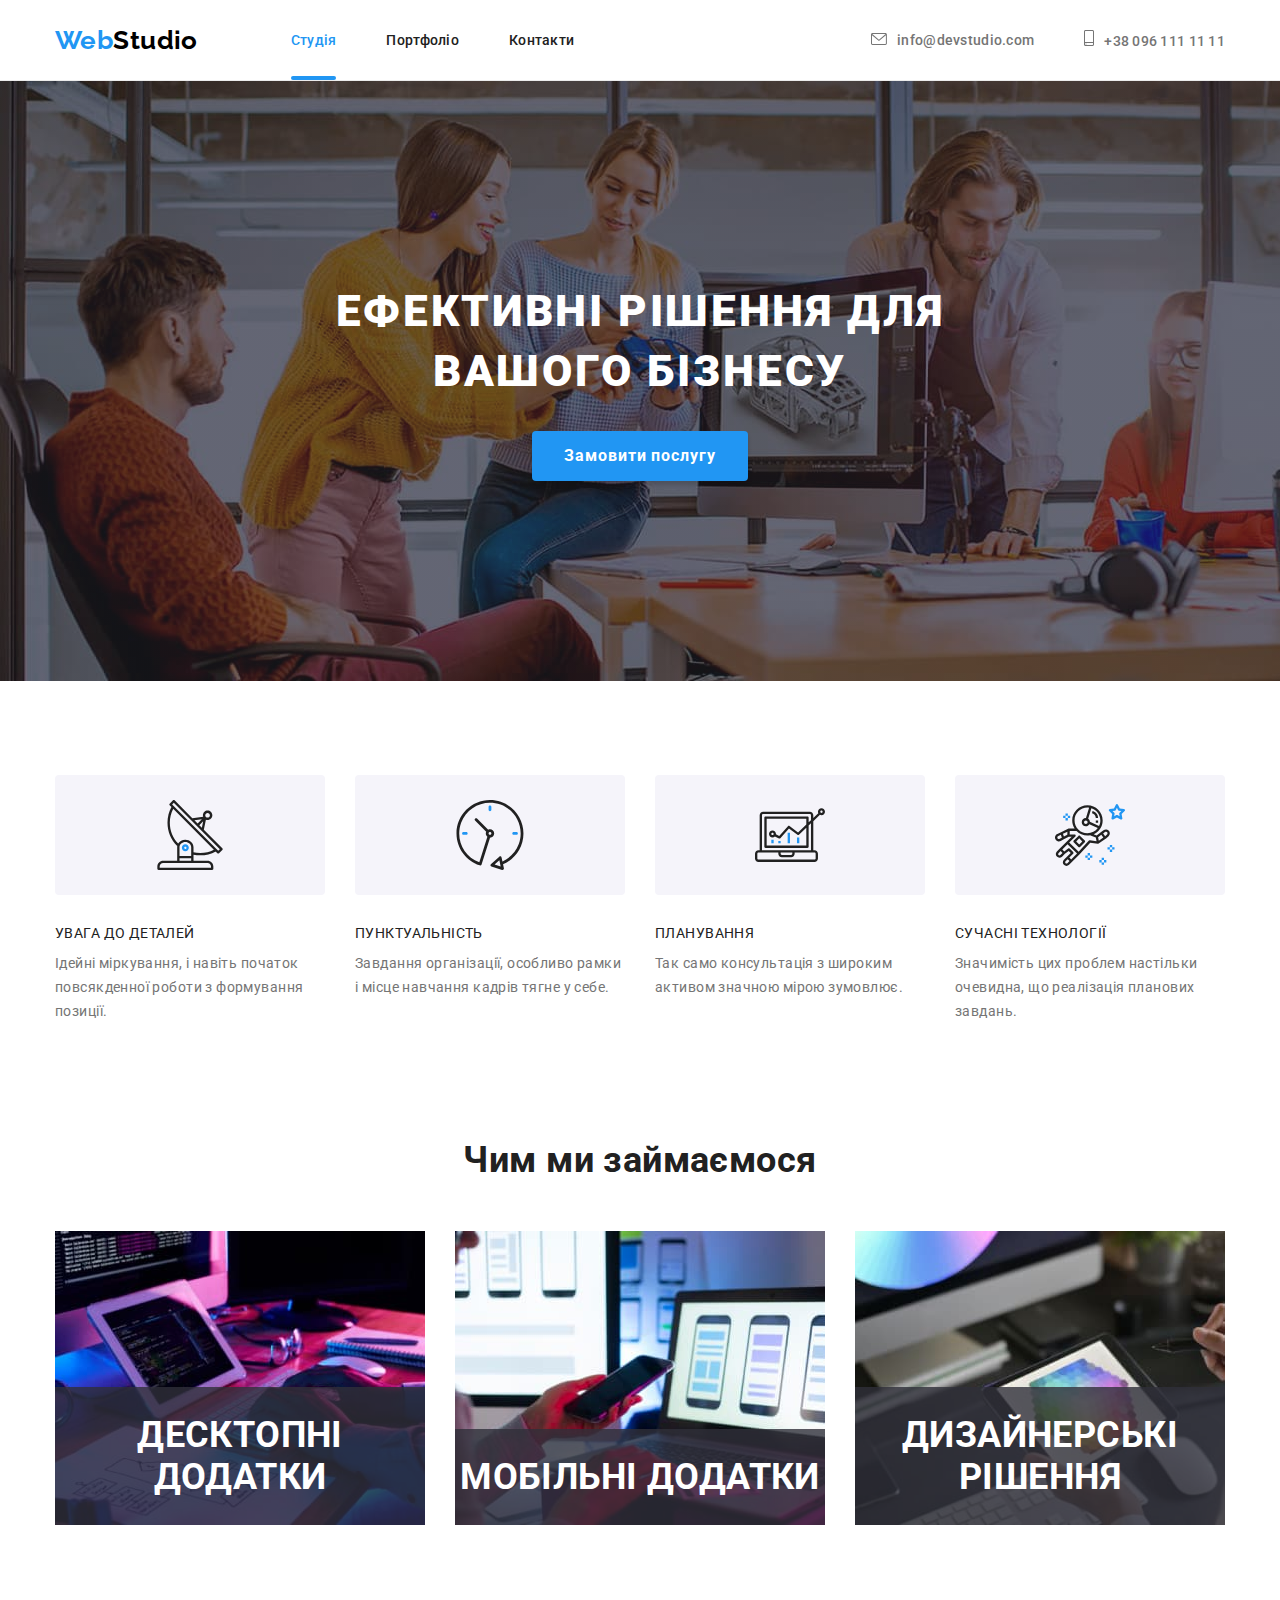
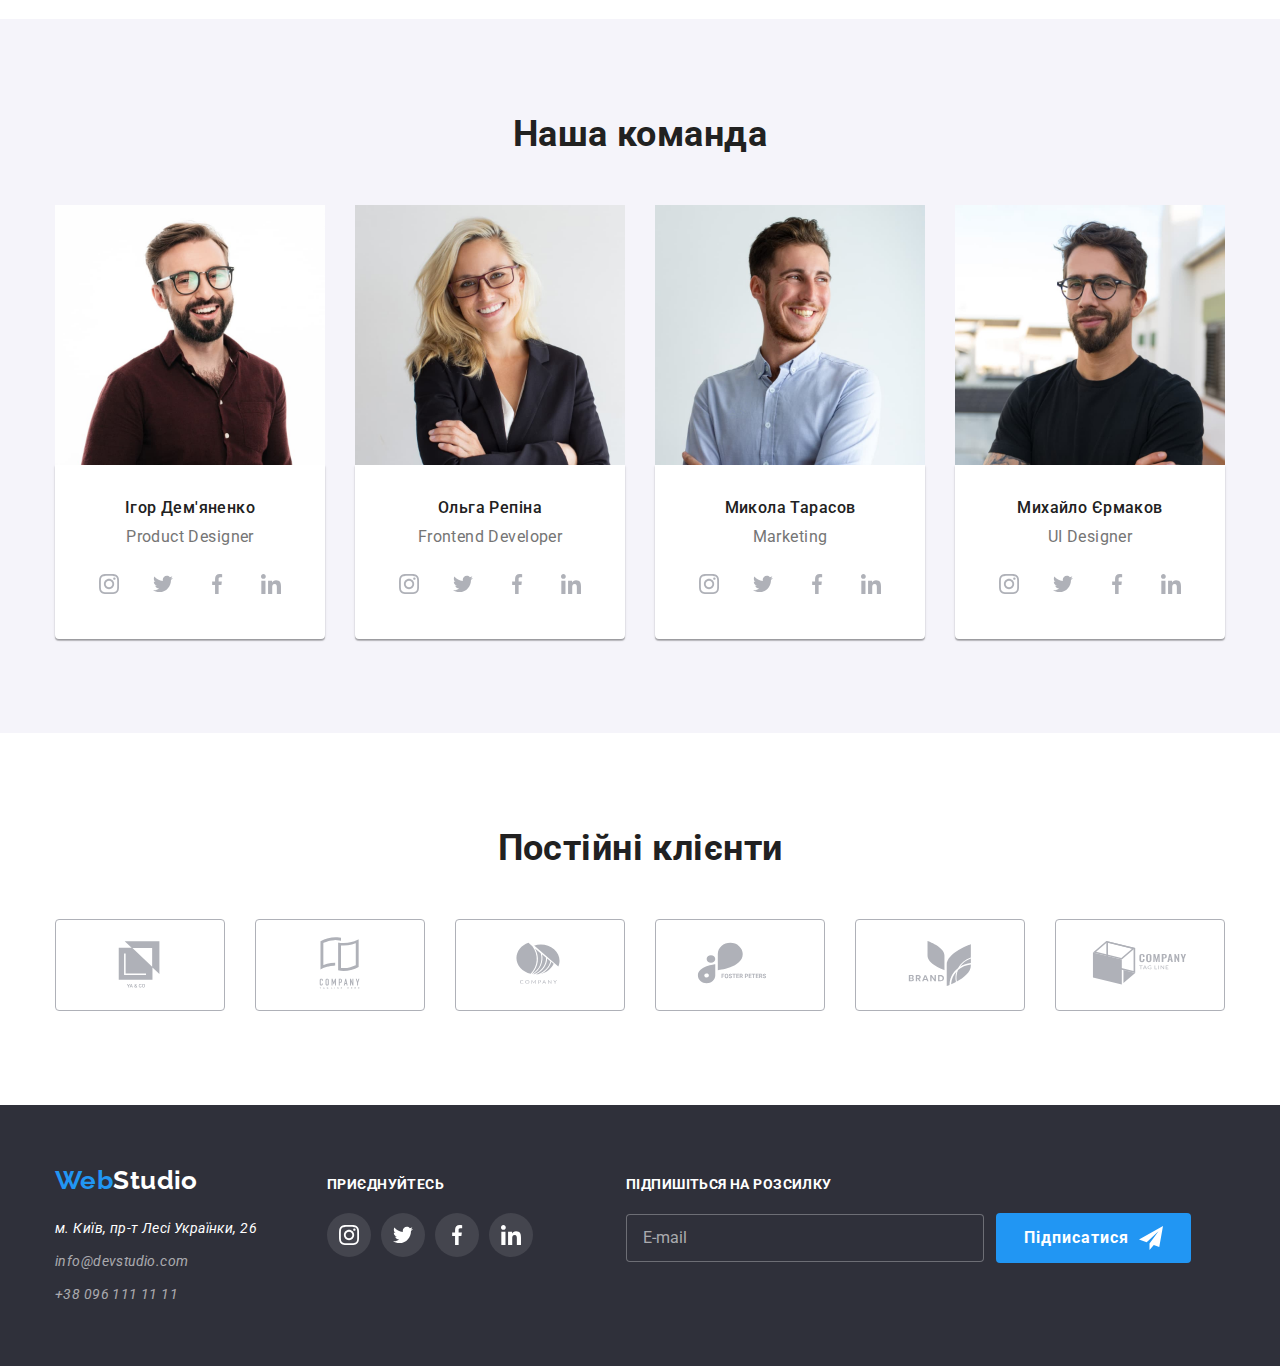
<file: index.html>
<!DOCTYPE html>
<html lang="uk">
    <head>
        <meta charset="UTF-8" />
        <meta http-equiv="X-UA-Compatible" content="IE=edge" />
        <meta name="viewport" content="width=device-width, initial-scale=1.0" />
        <title>Студія</title>
        <link rel="preconnect" href="https://fonts.googleapis.com" />
        <link rel="preconnect" href="https://fonts.gstatic.com" crossorigin />
        <link
            href="https://fonts.googleapis.com/css2?family=Raleway:wght@700&family=Roboto:wght@400;500;700;900&display=swap"
            rel="stylesheet"
        />
        <link
            rel="stylesheet"
            href="https://cdn.jsdelivr.net/npm/modern-normalize@1.1.0/modern-normalize.min.css"
        />

        <link rel="stylesheet" href="./css/main.min.css" />
    </head>
    <body>
        <header class="header">
            <div class="container header__container">
                <nav class="navigation">
                    <a lang="en" class="link logo" href=""
                        >Web<span class="logo__wordSecond">Studio</span>
                    </a>
                    <ul class="list navigation__menu">
                        <li class="navigation__item">
                            <a
                                class="link navigation__link current navigation__link--clickableArea"
                                href=""
                                >Студія</a
                            >
                        </li>
                        <li class="navigation__item">
                            <a
                                class="link navigation__link navigation__link--clickableArea"
                                href="./portfolio.html"
                                >Портфоліо</a
                            >
                        </li>
                        <li class="navigation__item">
                            <a
                                class="link navigation__link navigation__link--clickableArea"
                                href=""
                                >Контакти</a
                            >
                        </li>
                    </ul>
                </nav>
                <ul class="list contacts">
                    <li class="contacts__item">
                        <a
                            class="link contacts__link contacts__link--clickableArea"
                            href="mailto:info@devstudio.com"
                            ><svg class="envelope" width="16" height="12">
                                <use
                                    href="./images/icons.svg#icon-envelope"
                                ></use></svg
                            >info@devstudio.com</a
                        >
                    </li>
                    <li class="contacts__item">
                        <a
                            class="link contacts__link contacts__link--clickableArea"
                            href="tel:+380961111111"
                            ><svg class="phone" width="10" height="16">
                                <use
                                    href="./images/icons.svg#icon-smartphone"
                                ></use></svg
                            >+38 096 111 11 11</a
                        >
                    </li>
                </ul>
            </div>
        </header>
        <main>
            <section class="hero">
                <div class="container">
                    <h1 class="hero__title">
                        Ефективні рішення
                        <span>для вашого бізнесу</span>
                    </h1>
                    <button class="modalButton" type="button" data-modal-open>
                        Замовити послугу
                    </button>
                </div>
            </section>
            <section class="section">
                <div class="container">
                    <h2 class="visually-hidden">Особливості</h2>
                    <ul class="list features">
                        <li class="features__item">
                            <div class="features__icons">
                                <svg width="70" height="70">
                                    <use
                                        href="./images/icons.svg#icon-antenna"
                                    ></use>
                                </svg>
                            </div>
                            <h3 class="features__subtitle">Увага до деталей</h3>
                            <p class="features__text">
                                Ідейні міркування, і навіть початок повсякденної
                                роботи з формування позиції.
                            </p>
                        </li>
                        <li class="features__item">
                            <div class="features__icons">
                                <svg width="70" height="70">
                                    <use
                                        href="./images/icons.svg#icon-clock"
                                    ></use>
                                </svg>
                            </div>
                            <h3 class="features__subtitle">Пунктуальність</h3>
                            <p class="features__text">
                                Завдання організації, особливо рамки і місце
                                навчання кадрів тягне у себе.
                            </p>
                        </li>
                        <li class="features__item">
                            <div class="features__icons">
                                <svg width="70" height="70">
                                    <use
                                        href="./images/icons.svg#icon-diagram"
                                    ></use>
                                </svg>
                            </div>
                            <h3 class="features__subtitle">Планування</h3>
                            <p class="features__text">
                                Так само консультація з широким активом значною
                                мірою зумовлює.
                            </p>
                        </li>
                        <li class="features__item">
                            <div class="features__icons">
                                <svg width="70" height="70">
                                    <use
                                        href="./images/icons.svg#icon-astronaut"
                                    ></use>
                                </svg>
                            </div>
                            <h3 class="features__subtitle">
                                Сучасні технології
                            </h3>
                            <p class="features__text">
                                Значимість цих проблем настільки очевидна, що
                                реалізація планових завдань.
                            </p>
                        </li>
                    </ul>
                </div>
            </section>
            <section class="section section--padding">
                <div class="container">
                    <h2 class="section__title">Чим ми займаємося</h2>

                    <ul class="list occupation">
                        <li class="occupation__item">
                            <img
                                src="images/box-1.jpg"
                                alt="руки человека работающего с клавиатурой перед планшетом"
                                width="370"
                            />
                            <div class="occupation__titleWrapper">
                                <h3 class="occupation__title">
                                    Десктопні додатки
                                </h3>
                            </div>
                        </li>
                        <li class="occupation__item">
                            <img
                                src="images/box-2.jpg"
                                alt="руки человека работающего за ноут-буком"
                                width="370"
                            />
                            <div class="occupation__titleWrapper">
                                <h3 class="occupation__title">
                                    Мобільні додатки
                                </h3>
                            </div>
                        </li>
                        <li class="occupation__item">
                            <img
                                src="images/box-3.jpg"
                                alt="планшет в руках человека"
                                width="370"
                            />
                            <div class="occupation__titleWrapper">
                                <h3 class="occupation__title">
                                    Дизайнерські рішення
                                </h3>
                            </div>
                        </li>
                    </ul>
                </div>
            </section>
            <section class="team section">
                <div class="container">
                    <h2 class="section__title">Наша команда</h2>
                    <ul class="list team__list">
                        <li>
                            <img
                                src="images/img-1.jpg"
                                alt="Фото Игоря Демьяненко"
                                width="270"
                            />
                            <div class="team__card">
                                <h3 class="team__members">Ігор Дем'яненко</h3>
                                <p class="team__position" lang="en">
                                    Product Designer
                                </p>
                                <ul class="list networks">
                                    <li>
                                        <a class="networks__link" href="">
                                            <svg
                                                width="20"
                                                height="20"
                                                class="networks__icon"
                                            >
                                                <use
                                                    href="./images/icons.svg#icon-instagram"
                                                ></use>
                                            </svg>
                                        </a>
                                    </li>
                                    <li>
                                        <a class="networks__link" href=""
                                            ><svg
                                                class="networks__icon"
                                                width="20"
                                                height="20"
                                            >
                                                <use
                                                    href="./images/icons.svg#icon-twitter"
                                                ></use></svg
                                        ></a>
                                    </li>
                                    <li>
                                        <a class="networks__link" href=""
                                            ><svg
                                                class="networks__icon"
                                                width="20"
                                                height="20"
                                            >
                                                <use
                                                    href="./images/icons.svg#icon-facebook"
                                                ></use></svg
                                        ></a>
                                    </li>
                                    <li>
                                        <a class="networks__link" href=""
                                            ><svg
                                                class="networks__icon"
                                                width="20"
                                                height="20"
                                            >
                                                <use
                                                    href="./images/icons.svg#icon-linkedin"
                                                ></use></svg
                                        ></a>
                                    </li>
                                </ul>
                            </div>
                        </li>
                        <li>
                            <img
                                src="images/img-2.jpg"
                                alt="Фото Ольги Репиной"
                                width="270"
                            />
                            <div class="team__card">
                                <h3 class="team__members">Ольга Репіна</h3>
                                <p class="team__position" lang="en">
                                    Frontend Developer
                                </p>
                                <ul class="list networks">
                                    <li>
                                        <a class="networks__link" href="">
                                            <svg
                                                width="20"
                                                height="20"
                                                class="networks__icon"
                                            >
                                                <use
                                                    href="./images/icons.svg#icon-instagram"
                                                ></use>
                                            </svg>
                                        </a>
                                    </li>
                                    <li>
                                        <a class="networks__link" href=""
                                            ><svg
                                                class="networks__icon"
                                                width="20"
                                                height="20"
                                            >
                                                <use
                                                    href="./images/icons.svg#icon-twitter"
                                                ></use></svg
                                        ></a>
                                    </li>
                                    <li>
                                        <a class="networks__link" href=""
                                            ><svg
                                                class="networks__icon"
                                                width="20"
                                                height="20"
                                            >
                                                <use
                                                    href="./images/icons.svg#icon-facebook"
                                                ></use></svg
                                        ></a>
                                    </li>
                                    <li>
                                        <a class="networks__link" href=""
                                            ><svg
                                                class="networks__icon"
                                                width="20"
                                                height="20"
                                            >
                                                <use
                                                    href="./images/icons.svg#icon-linkedin"
                                                ></use></svg
                                        ></a>
                                    </li>
                                </ul>
                            </div>
                        </li>
                        <li>
                            <img
                                src="images/img-3.jpg"
                                alt="Фото Николая Тарасова"
                                width="270"
                            />
                            <div class="team__card">
                                <h3 class="team__members">Микола Тарасов</h3>
                                <p class="team__position" lang="en">
                                    Marketing
                                </p>
                                <ul class="list networks">
                                    <li>
                                        <a class="networks__link" href="">
                                            <svg
                                                width="20"
                                                height="20"
                                                class="networks__icon"
                                            >
                                                <use
                                                    href="./images/icons.svg#icon-instagram"
                                                ></use>
                                            </svg>
                                        </a>
                                    </li>
                                    <li>
                                        <a class="networks__link" href=""
                                            ><svg
                                                class="networks__icon"
                                                width="20"
                                                height="20"
                                            >
                                                <use
                                                    href="./images/icons.svg#icon-twitter"
                                                ></use></svg
                                        ></a>
                                    </li>
                                    <li>
                                        <a class="networks__link" href=""
                                            ><svg
                                                class="networks__icon"
                                                width="20"
                                                height="20"
                                            >
                                                <use
                                                    href="./images/icons.svg#icon-facebook"
                                                ></use></svg
                                        ></a>
                                    </li>
                                    <li>
                                        <a class="networks__link" href=""
                                            ><svg
                                                class="networks__icon"
                                                width="20"
                                                height="20"
                                            >
                                                <use
                                                    href="./images/icons.svg#icon-linkedin"
                                                ></use></svg
                                        ></a>
                                    </li>
                                </ul>
                            </div>
                        </li>
                        <li>
                            <img
                                src="images/img-4.jpg"
                                alt="Фото Михаила Ермакова"
                                width="270"
                            />
                            <div class="team__card">
                                <h3 class="team__members">Михайло Єрмаков</h3>
                                <p class="team__position" lang="en">
                                    UI Designer
                                </p>
                                <ul class="list networks">
                                    <li>
                                        <a class="networks__link" href="">
                                            <svg
                                                width="20"
                                                height="20"
                                                class="networks__icon"
                                            >
                                                <use
                                                    href="./images/icons.svg#icon-instagram"
                                                ></use>
                                            </svg>
                                        </a>
                                    </li>
                                    <li>
                                        <a class="networks__link" href=""
                                            ><svg
                                                class="networks__icon"
                                                width="20"
                                                height="20"
                                            >
                                                <use
                                                    href="./images/icons.svg#icon-twitter"
                                                ></use></svg
                                        ></a>
                                    </li>
                                    <li>
                                        <a class="networks__link" href=""
                                            ><svg
                                                class="networks__icon"
                                                width="20"
                                                height="20"
                                            >
                                                <use
                                                    href="./images/icons.svg#icon-facebook"
                                                ></use></svg
                                        ></a>
                                    </li>
                                    <li>
                                        <a class="networks__link" href=""
                                            ><svg
                                                class="networks__icon"
                                                width="20"
                                                height="20"
                                            >
                                                <use
                                                    href="./images/icons.svg#icon-linkedin"
                                                ></use></svg
                                        ></a>
                                    </li>
                                </ul>
                            </div>
                        </li>
                    </ul>
                </div>
            </section>
            <section class="section">
                <div class="container">
                    <h2 class="section__title">Постійні клієнти</h2>
                    <ul class="list clients">
                        <li class="clients__item">
                            <a class="clients__link" href="">
                                <svg class="clients__icon">
                                    <use
                                        href="./images/icons.svg#icon-logo-1"
                                    ></use>
                                </svg>
                            </a>
                        </li>
                        <li class="clients__item">
                            <a class="clients__link" href="">
                                <svg class="clients__icon">
                                    <use
                                        href="./images/icons.svg#icon-logo-2"
                                    ></use>
                                </svg>
                            </a>
                        </li>

                        <li class="clients__item">
                            <a class="clients__link" href="">
                                <svg class="clients__icon">
                                    <use
                                        href="./images/icons.svg#icon-logo-3"
                                    ></use>
                                </svg>
                            </a>
                        </li>
                        <li class="clients__item">
                            <a class="clients__link" href="">
                                <svg class="clients__icon">
                                    <use
                                        href="./images/icons.svg#icon-logo-4"
                                    ></use>
                                </svg>
                            </a>
                        </li>
                        <li class="clients__item">
                            <a class="clients__link" href="">
                                <svg class="clients__icon">
                                    <use
                                        href="./images/icons.svg#icon-logo-5"
                                    ></use>
                                </svg>
                            </a>
                        </li>
                        <li class="clients__item">
                            <a class="clients__link" href="">
                                <svg class="clients__icon">
                                    <use
                                        href="./images/icons.svg#icon-logo-6"
                                    ></use>
                                </svg>
                            </a>
                        </li>
                    </ul>
                </div>
            </section>
        </main>
        <footer class="footer">
            <div class="container container--add">
                <div class="addressWrapper">
                    <a lang="en" class="link logo logo--inFooter" href=""
                        >Web<span
                            class="logo__wordSecond logo__wordSecond--colorOnDark"
                            >Studio</span
                        >
                    </a>
                    <address>
                        <ul class="list address">
                            <li class="address__item">
                                <a
                                    class="link address__link"
                                    href="https://goo.gl/maps/ThC7kSxC5snsgzDNA"
                                    target="_blank"
                                    rel="noopener noreferrer"
                                    >м. Київ, пр-т Лесі Українки, 26</a
                                >
                            </li>
                            <li class="address__item">
                                <a
                                    class="link address__link address__link--color"
                                    href="mailto:info@devstudio.com"
                                    >info@devstudio.com</a
                                >
                            </li>
                            <li class="address__item">
                                <a
                                    class="link address__link address__link--color"
                                    href="tel:+380961111111"
                                    >+38 096 111 11 11</a
                                >
                            </li>
                        </ul>
                    </address>
                </div>
                <div class="footer__networksWrapper">
                    <h2 class="footer__subtitle">приєднуйтесь</h2>
                    <ul class="list networks">
                        <li>
                            <a
                                class="networks__link networks__link--bg"
                                href=""
                            >
                                <svg
                                    width="20"
                                    height="20"
                                    class="networks__icon networks__icon--color"
                                >
                                    <use
                                        href="./images/icons.svg#icon-instagram"
                                    ></use>
                                </svg>
                            </a>
                        </li>
                        <li>
                            <a class="networks__link networks__link--bg" href=""
                                ><svg
                                    class="networks__icon networks__icon--color"
                                    width="20"
                                    height="20"
                                >
                                    <use
                                        href="./images/icons.svg#icon-twitter"
                                    ></use></svg
                            ></a>
                        </li>
                        <li>
                            <a class="networks__link networks__link--bg" href=""
                                ><svg
                                    class="networks__icon networks__icon--color"
                                    width="20"
                                    height="20"
                                >
                                    <use
                                        href="./images/icons.svg#icon-facebook"
                                    ></use></svg
                            ></a>
                        </li>
                        <li>
                            <a class="networks__link networks__link--bg" href=""
                                ><svg
                                    class="networks__icon networks__icon--color"
                                    width="20"
                                    height="20"
                                >
                                    <use
                                        href="./images/icons.svg#icon-linkedin"
                                    ></use></svg
                            ></a>
                        </li>
                    </ul>
                </div>
                <div class="subscription">
                    <p class="subscription__offer">Підпишіться на розсилку</p>
                    <form class="subscribeForm">
                        <label>
                            <input
                                name="subscribeForm_input"
                                type="email"
                                class="subscribeForm__input"
                                placeholder="E-mail"
                                required
                            />
                        </label>
                        <button type="submit" class="subscribeForm__btn">
                            <span>Підписатися</span>
                            <svg
                                width="24"
                                height="24"
                                class="subscribeForm__icon"
                            >
                                <use href="./images/icons.svg#icon-send"></use>
                            </svg>
                        </button>
                    </form>
                </div>
            </div>
        </footer>
        <div class="backdrop is-hidden" data-modal>
            <div class="modal">
                <button type="button" class="btnClose" data-modal-close>
                    <svg width="18" height="18">
                        <use href="./images/icons.svg#icon-close"></use>
                    </svg>
                </button>
                <p class="modal__discription">
                    Залиште свої дані, ми вам передзвонимо
                </p>
                <form class="modalForm">
                    <label class="modalForm__label">
                        <span class="modalForm__inputName">Ім'я</span>
                        <span class="modalForm__inputWrapper">
                            <input
                                name="user_name"
                                type="text"
                                class="modalForm__input"
                                required
                                pattern="^[A-Za-zА-Яа-яІіЇї]+$"
                            />
                            <svg class="modalForm__icon" width="18" height="18">
                                <use
                                    href="./images/icons.svg#icon-person"
                                ></use>
                            </svg>
                        </span>
                    </label>

                    <label class="modalForm__label">
                        <span class="modalForm__inputName">Телефон</span>
                        <span class="modalForm__inputWrapper">
                            <input
                                type="tel"
                                name="user_phone"
                                class="modalForm__input"
                                required
                                pattern="[0-9]{3}-[0-9]{3}-[0-9]{2}-[0-9]{2}"
                                title="XXX-XXX-XX-XX"
                            />
                            <svg class="modalForm__icon" width="18" height="18">
                                <use href="./images/icons.svg#icon-phone"></use>
                            </svg>
                        </span>
                    </label>
                    <label class="modalForm__label">
                        <span class="modalForm__inputName">Пошта</span>
                        <span class="modalForm__inputWrapper">
                            <input
                                type="email"
                                name="user_email"
                                class="modalForm__input"
                                required
                            />
                            <svg class="modalForm__icon" width="18" height="18">
                                <use href="./images/icons.svg#icon-email"></use>
                            </svg>
                        </span>
                    </label>
                    <label>
                        <span class="modalForm__inputName">Коментар</span>
                        <textarea
                            class="modalForm__message"
                            name="user_message"
                            placeholder="Введіть текст"
                        ></textarea>
                    </label>

                    <input
                        id="checkbox"
                        type="checkbox"
                        name="user-agree"
                        class="modalForm__checkBox visually-hidden"
                    />
                    <label for="checkbox" class="modalForm__checkBoxText">
                        Погоджуюся з розсилкою та приймаю&nbsp;
                        <a href="" class="modalForm__link">Умови договору</a>
                    </label>

                    <button
                        class="modalButton modalButton--inWindow"
                        type="submit"
                    >
                        Відправити
                    </button>
                </form>
            </div>
        </div>
        <script src="./js/modal.js"></script>
    </body>
</html>
</file>
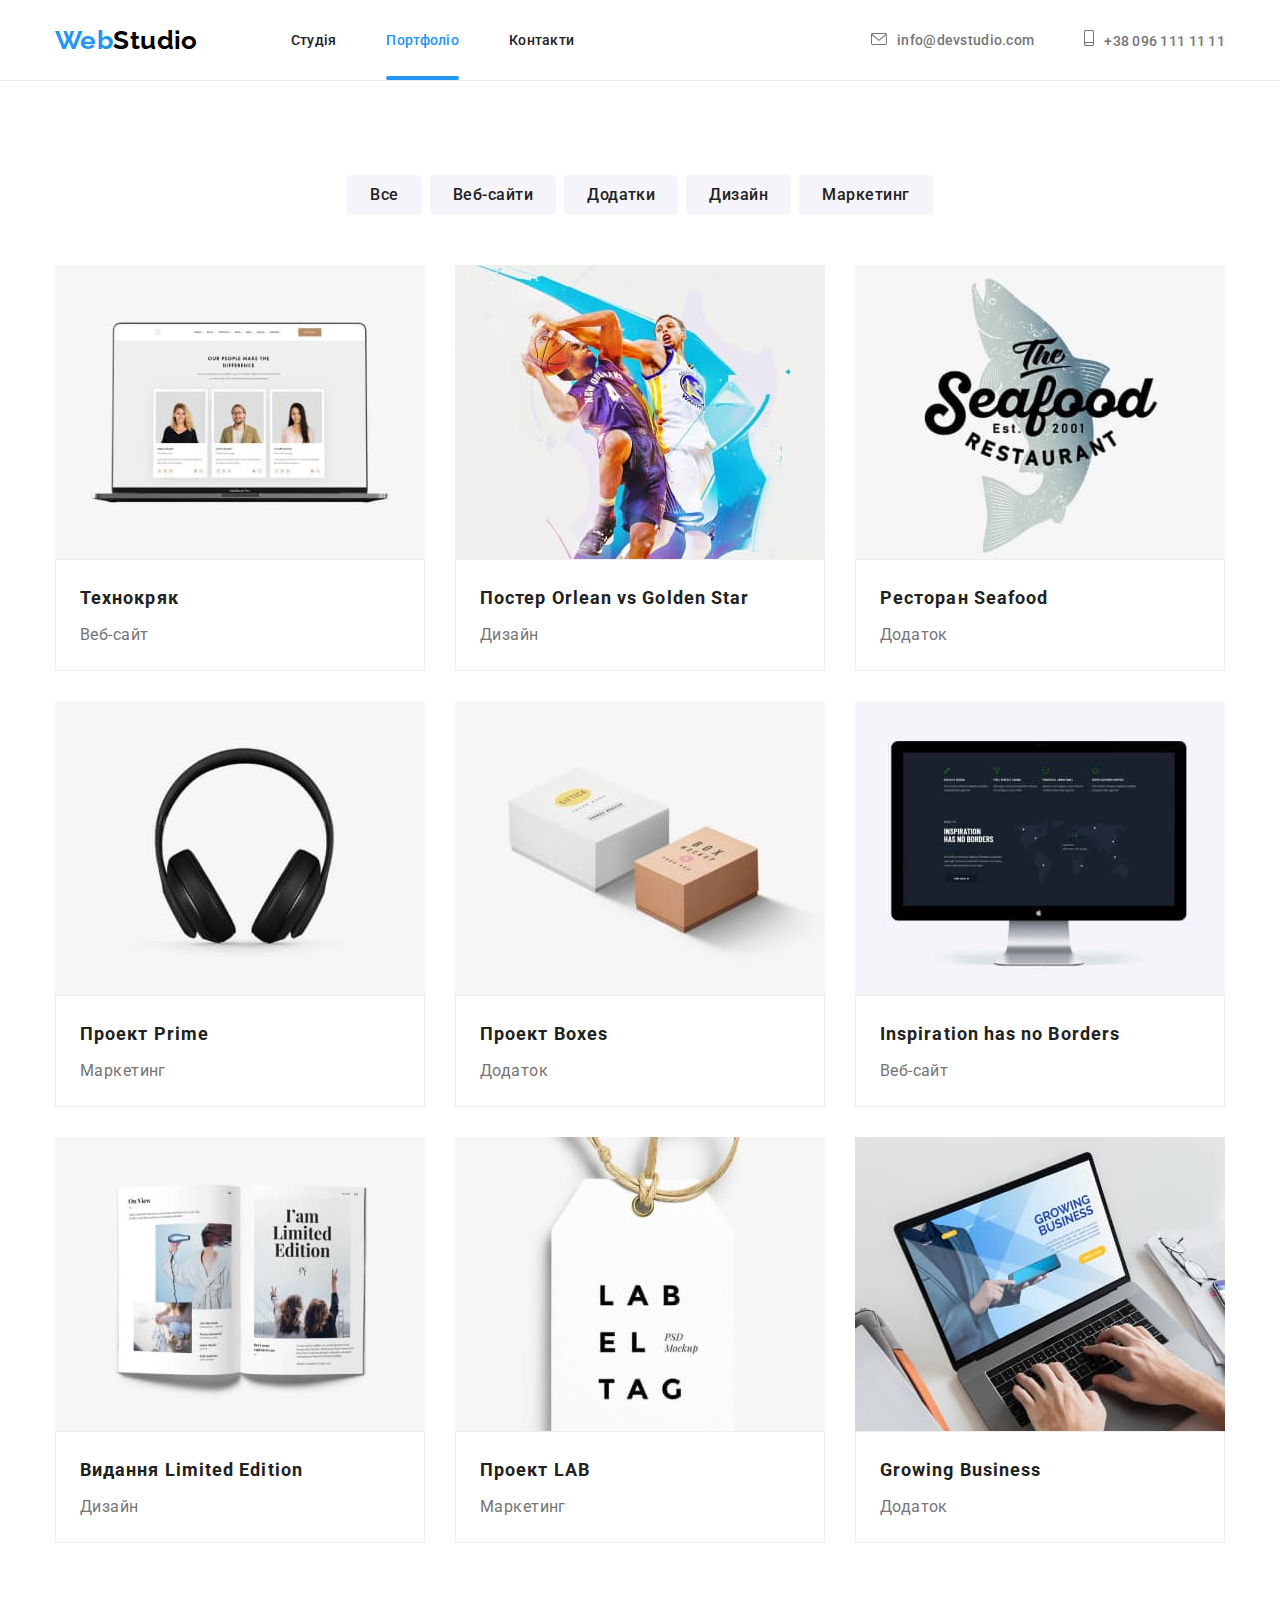
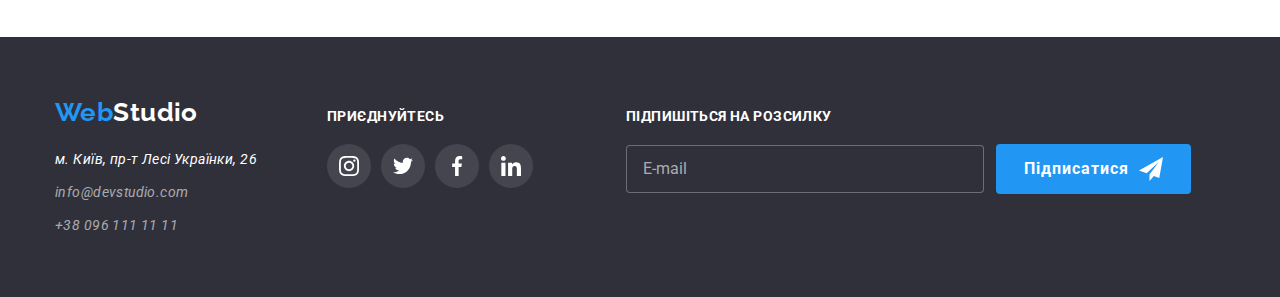
<file: portfolio.html>
<!DOCTYPE html>
<html lang="uk">
    <head>
        <meta charset="UTF-8" />
        <meta http-equiv="X-UA-Compatible" content="IE=edge" />
        <meta name="viewport" content="width=device-width, initial-scale=1.0" />
        <title>Portfolio</title>
        <link rel="preconnect" href="https://fonts.googleapis.com" />
        <link rel="preconnect" href="https://fonts.gstatic.com" crossorigin />
        <link
            href="https://fonts.googleapis.com/css2?family=Raleway:wght@700&family=Roboto:wght@400;500;700;900&display=swap"
            rel="stylesheet"
        />
        <link
            rel="stylesheet"
            href="https://cdn.jsdelivr.net/npm/modern-normalize@1.1.0/modern-normalize.min.css"
        />

        <link rel="stylesheet" href="./css/main.min.css" />
    </head>
    <body>
        <header class="header">
            <div class="container header__container">
                <nav class="navigation">
                    <a lang="en" class="link logo" href=""
                        >Web<span class="logo__wordSecond">Studio</span></a
                    >
                    <ul class="list navigation__menu">
                        <li class="navigation__item">
                            <a
                                class="link navigation__link navigation__link--clickableArea"
                                href="./index.html"
                                >Студія</a
                            >
                        </li>
                        <li class="navigation__item">
                            <a
                                class="link navigation__link current navigation__link--clickableArea"
                                href=""
                                >Портфоліо</a
                            >
                        </li>
                        <li class="navigation__item">
                            <a
                                class="link navigation__link navigation__link--clickableArea"
                                href=""
                                >Контакти</a
                            >
                        </li>
                    </ul>
                </nav>
                <ul class="list contacts">
                    <li class="contacts__item">
                        <a
                            class="link contacts__link contacts__link--clickableArea"
                            href="mailto:info@devstudio.com"
                            ><svg class="envelope" width="16" height="12">
                                <use
                                    href="./images/icons.svg#icon-envelope"
                                ></use></svg
                            >info@devstudio.com</a
                        >
                    </li>
                    <li class="contacts__item">
                        <a
                            class="link contacts__link contacts__link--clickableArea"
                            href="tel:+380961111111"
                            ><svg class="phone" width="10" height="16">
                                <use
                                    href="./images/icons.svg#icon-smartphone"
                                ></use></svg
                            >+38 096 111 11 11</a
                        >
                    </li>
                </ul>
            </div>
        </header>
        <main>
            <section class="section">
                <div class="container">
                    <h1 class="visually-hidden">Перелік проектів</h1>
                    <ul class="list filterList">
                        <li class="filterList__item">
                            <button class="filterList__btn" type="button">
                                Все
                            </button>
                        </li>
                        <li class="filterList__item">
                            <button class="filterList__btn" type="button">
                                Веб-сайти
                            </button>
                        </li>
                        <li class="filterList__item">
                            <button class="filterList__btn" type="button">
                                Додатки
                            </button>
                        </li>
                        <li class="filterList__item">
                            <button class="filterList__btn" type="button">
                                Дизайн
                            </button>
                        </li>
                        <li class="filterList__item">
                            <button class="filterList__btn" type="button">
                                Маркетинг
                            </button>
                        </li>
                    </ul>
                    <ul class="list projectList">
                        <li class="projectList__item">
                            <a class="link projectList__link" href="">
                                <div class="projectList__imgWrapper">
                                    <img
                                        src="images/img-pf1.jpg"
                                        alt="страница сайта на экране ноут-бука"
                                        width="370"
                                    />
                                    <p class="projectList__overlay">
                                        Ресурс пропонує комплексні пропозиції з
                                        різним рівнем функціоналу та сервісів.
                                        Все це дозволить відвідувачу отримати
                                        вичерпні відомості про компанію чи
                                        приватну особу.
                                    </p>
                                </div>
                                <div class="projectList__card">
                                    <h2 class="projectList__title">
                                        Технокряк
                                    </h2>
                                    <p class="projectList__description">
                                        Веб-сайт
                                    </p>
                                </div>
                            </a>
                        </li>
                        <li class="projectList__item">
                            <a class="link projectList__link" href="">
                                <div class="projectList__imgWrapper">
                                    <img
                                        src="images/img-pf2.jpg"
                                        alt="два баскетболиста борятся за мяч"
                                        width="370"
                                    />
                                    <p class="projectList__overlay">
                                        Ресурс пропонує комплексні пропозиції з
                                        різним рівнем функціоналу та сервісів.
                                        Все це дозволить відвідувачу отримати
                                        вичерпні відомості про компанію чи
                                        приватну особу.
                                    </p>
                                </div>
                                <div class="projectList__card">
                                    <h2 class="projectList__title">
                                        Постер
                                        <span lang="en"
                                            >Orlean vs Golden Star</span
                                        >
                                    </h2>
                                    <p class="projectList__description">
                                        Дизайн
                                    </p>
                                </div>
                            </a>
                        </li>
                        <li class="projectList__item">
                            <a class="link projectList__link" href="">
                                <div class="projectList__imgWrapper">
                                    <img
                                        src="images/img-pf3.jpg"
                                        alt="логотип ресторана морепродуктов"
                                        width="370"
                                    />
                                    <p class="projectList__overlay">
                                        Ресурс пропонує комплексні пропозиції з
                                        різним рівнем функціоналу та сервісів.
                                        Все це дозволить відвідувачу отримати
                                        вичерпні відомості про компанію чи
                                        приватну особу.
                                    </p>
                                </div>
                                <div class="projectList__card">
                                    <h2 class="projectList__title">
                                        Ресторан <span lang="en">Seafood</span>
                                    </h2>
                                    <p class="projectList__description">
                                        Додаток
                                    </p>
                                </div>
                            </a>
                        </li>
                        <li class="projectList__item">
                            <a class="link projectList__link" href="">
                                <div class="projectList__imgWrapper">
                                    <img
                                        src="images/img-pf4.jpg"
                                        alt="наушники"
                                        width="370"
                                    />
                                    <p class="projectList__overlay">
                                        Ресурс пропонує комплексні пропозиції з
                                        різним рівнем функціоналу та сервісів.
                                        Все це дозволить відвідувачу отримати
                                        вичерпні відомості про компанію чи
                                        приватну особу.
                                    </p>
                                </div>
                                <div class="projectList__card">
                                    <h2 class="projectList__title">
                                        Проект <span lang="en">Prime</span>
                                    </h2>
                                    <p class="projectList__description">
                                        Маркетинг
                                    </p>
                                </div>
                            </a>
                        </li>
                        <li class="projectList__item">
                            <a class="link projectList__link" href="">
                                <div class="projectList__imgWrapper">
                                    <img
                                        src="images/img-pf5.jpg"
                                        alt="две коробочки"
                                        width="370"
                                    />
                                    <p class="projectList__overlay">
                                        Ресурс пропонує комплексні пропозиції з
                                        різним рівнем функціоналу та сервісів.
                                        Все це дозволить відвідувачу отримати
                                        вичерпні відомості про компанію чи
                                        приватну особу.
                                    </p>
                                </div>
                                <div class="projectList__card">
                                    <h2 class="projectList__title">
                                        Проект <span lang="en">Boxes</span>
                                    </h2>
                                    <p class="projectList__description">
                                        Додаток
                                    </p>
                                </div>
                            </a>
                        </li>
                        <li class="projectList__item">
                            <a class="link projectList__link" href="">
                                <div class="projectList__imgWrapper">
                                    <img
                                        src="images/img-pf6.jpg"
                                        alt="монитор компьютера"
                                        width="370"
                                    />
                                    <p class="projectList__overlay">
                                        Ресурс пропонує комплексні пропозиції з
                                        різним рівнем функціоналу та сервісів.
                                        Все це дозволить відвідувачу отримати
                                        вичерпні відомості про компанію чи
                                        приватну особу.
                                    </p>
                                </div>
                                <div class="projectList__card">
                                    <h2 class="projectList__title" lang="en">
                                        Inspiration has no Borders
                                    </h2>
                                    <p class="projectList__description">
                                        Веб-сайт
                                    </p>
                                </div>
                            </a>
                        </li>
                        <li class="projectList__item">
                            <a class="link projectList__link" href="">
                                <div class="projectList__imgWrapper">
                                    <img
                                        src="images/img-pf7.jpg"
                                        alt="разворот журнала"
                                        width="370"
                                    />
                                    <p class="projectList__overlay">
                                        Ресурс пропонує комплексні пропозиції з
                                        різним рівнем функціоналу та сервісів.
                                        Все це дозволить відвідувачу отримати
                                        вичерпні відомості про компанію чи
                                        приватну особу.
                                    </p>
                                </div>
                                <div class="projectList__card">
                                    <h2 class="projectList__title">
                                        Видання
                                        <span lang="en">Limited Edition</span>
                                    </h2>
                                    <p class="projectList__description">
                                        Дизайн
                                    </p>
                                </div>
                            </a>
                        </li>
                        <li class="projectList__item">
                            <a class="link projectList__link" href="">
                                <div class="projectList__imgWrapper">
                                    <img
                                        src="images/img-pf8.jpg"
                                        alt="ярлык товара"
                                        width="370"
                                    />
                                    <p class="projectList__overlay">
                                        Ресурс пропонує комплексні пропозиції з
                                        різним рівнем функціоналу та сервісів.
                                        Все це дозволить відвідувачу отримати
                                        вичерпні відомості про компанію чи
                                        приватну особу.
                                    </p>
                                </div>
                                <div class="projectList__card">
                                    <h2 class="projectList__title">
                                        Проект <span lang="en">LAB</span>
                                    </h2>
                                    <p class="projectList__description">
                                        Маркетинг
                                    </p>
                                </div>
                            </a>
                        </li>
                        <li class="projectList__item">
                            <a class="link projectList__link" href="">
                                <div class="projectList__imgWrapper">
                                    <img
                                        src="images/img-pf9.jpg"
                                        alt="открытый ноут-бук"
                                        width="370"
                                    />
                                    <p class="projectList__overlay">
                                        Ресурс пропонує комплексні пропозиції з
                                        різним рівнем функціоналу та сервісів.
                                        Все це дозволить відвідувачу отримати
                                        вичерпні відомості про компанію чи
                                        приватну особу.
                                    </p>
                                </div>
                                <div class="projectList__card">
                                    <h2 class="projectList__title" lang="en">
                                        Growing Business
                                    </h2>
                                    <p class="projectList__description">
                                        Додаток
                                    </p>
                                </div>
                            </a>
                        </li>
                    </ul>
                </div>
            </section>
        </main>
        <footer class="footer">
            <div class="container container--add">
                <div class="addressWrapper">
                    <a lang="en" class="link logo logo--inFooter" href=""
                        >Web<span
                            class="logo__wordSecond logo__wordSecond--colorOnDark"
                            >Studio</span
                        ></a
                    >
                    <address>
                        <ul class="list address">
                            <li class="address__item">
                                <a
                                    class="link address__link"
                                    href="https://goo.gl/maps/ThC7kSxC5snsgzDNA"
                                    target="_blank"
                                    rel="noopener noreferrer"
                                    >м. Київ, пр-т Лесі Українки, 26</a
                                >
                            </li>
                            <li class="address__item">
                                <a
                                    class="link address__link address__link--color"
                                    href="mailto:info@devstudio.com"
                                    >info@devstudio.com</a
                                >
                            </li>
                            <li class="address__item">
                                <a
                                    class="link address__link address__link--color"
                                    href="tel:+380961111111"
                                    >+38 096 111 11 11</a
                                >
                            </li>
                        </ul>
                    </address>
                </div>
                <div class="footer__networksWrapper">
                    <h2 class="footer__subtitle">приєднуйтесь</h2>
                    <ul class="list networks">
                        <li>
                            <a
                                class="networks__link networks__link--bg"
                                href=""
                            >
                                <svg
                                    width="20"
                                    height="20"
                                    class="networks__icon networks__icon--color"
                                >
                                    <use
                                        href="./images/icons.svg#icon-instagram"
                                    ></use>
                                </svg>
                            </a>
                        </li>
                        <li>
                            <a class="networks__link networks__link--bg" href=""
                                ><svg
                                    class="networks__icon networks__icon--color"
                                    width="20"
                                    height="20"
                                >
                                    <use
                                        href="./images/icons.svg#icon-twitter"
                                    ></use></svg
                            ></a>
                        </li>
                        <li>
                            <a class="networks__link networks__link--bg" href=""
                                ><svg
                                    class="networks__icon networks__icon--color"
                                    width="20"
                                    height="20"
                                >
                                    <use
                                        href="./images/icons.svg#icon-facebook"
                                    ></use></svg
                            ></a>
                        </li>
                        <li>
                            <a class="networks__link networks__link--bg" href=""
                                ><svg
                                    class="networks__icon networks__icon--color"
                                    width="20"
                                    height="20"
                                >
                                    <use
                                        href="./images/icons.svg#icon-linkedin"
                                    ></use></svg
                            ></a>
                        </li>
                    </ul>
                </div>
                <div class="subscription">
                    <p class="subscription__offer">Підпишіться на розсилку</p>
                    <form class="subscribeForm">
                        <label>
                            <input
                                name="subscribeForm_input"
                                type="email"
                                class="subscribeForm__input"
                                placeholder="E-mail"
                                required
                            />
                        </label>
                        <button type="submit" class="subscribeForm__btn">
                            <span>Підписатися</span>
                            <svg
                                width="24"
                                height="24"
                                class="subscribeForm__icon"
                            >
                                <use href="./images/icons.svg#icon-send"></use>
                            </svg>
                        </button>
                    </form>
                </div>
            </div>
        </footer>
    </body>
</html>
</file>
<file: css/main.min.css>
:root{--main-font: "Roboto", sans-serif;--second-font: "Raleway", sans-serif;--logo-color: #000000;--font-color-subtitle: #212121;--font-color-text: #757575;--font-color-on-dark: #ffffff;--font-color-contacts-futer: rgba(255, 255, 255, 0.6);--color-selected: #2196f3;--background-color-main: #ffffff;--background-dark: #2f303a;--background-light: #f5f4fa;--background-button-hover: #188ce8;--transition-dur-fanc: 250ms cubic-bezier(0.4, 0, 0.2, 1)}.visually-hidden{position:absolute;width:1px;height:1px;margin:-1px;padding:0;overflow:hidden;border:0;clip:rect(0 0 0 0)}h1,h2,h3,p{margin-top:0;margin-bottom:0}ul{margin:0;padding-left:0}img{display:block;max-width:100%;height:auto}.list{list-style:none}.link{text-decoration:none}button{cursor:pointer}body{font-family:var(--main-font);font-size:14px;letter-spacing:.03em;background-color:var(--background-color-main)}.section{padding-top:94px;padding-bottom:94px}.section__title{font-weight:700;font-size:36px;line-height:1.17;text-align:center;color:var(--font-color-subtitle);margin-bottom:50px}.container{width:1200px;padding-left:15px;padding-right:15px;margin-left:auto;margin-right:auto}.logo{font-family:var(--second-font);font-size:26px;font-weight:700;line-height:30.52px;color:var(--color-selected);margin-right:93px}.logo__wordSecond{color:var(--logo-color)}.header{border-bottom:1px solid #ececec}.header__container{display:flex;align-items:center;justify-content:space-between}.navigation,.navigation__menu,.contacts{display:flex;align-items:center}.navigation__item:not(:last-child),.contacts__item:not(:last-child){margin-right:50px}.navigation__link{position:relative;font-size:14px;font-weight:500;line-height:16px;letter-spacing:.02em;color:var(--font-color-subtitle);display:block;transition:color var(--transition-dur-fanc)}.navigation__link:hover,.navigation__link:focus{color:var(--color-selected)}.navigation .navigation__link.current{color:var(--color-selected)}.navigation__link.current::after{position:absolute;bottom:0;content:"";width:100%;height:4px;display:block;background-color:var(--color-selected);border-radius:2px}.navigation__link--clickableArea,.contacts__link--clickableArea{padding-top:32px;padding-bottom:32px}.envelope,.phone{margin-right:10px;fill:currentColor}.contacts__link{font-size:14px;font-weight:500;line-height:16.41px;letter-spacing:.02em;margin-left:auto;color:var(--font-color-text);transition:color var(--transition-dur-fanc)}.contacts__link:hover,.contacts__link:focus{color:var(--color-selected)}.modalButton{font-family:inherit;font-size:16px;font-weight:700;line-height:30px;letter-spacing:.06em;color:var(--font-color-on-dark);cursor:pointer;background-color:var(--color-selected);box-shadow:0px 4px 4px rgba(0,0,0,.15);padding:10px 32px;border:none;border-radius:4px;display:block;margin-left:auto;margin-right:auto;transition:color var(--transition-dur-fanc),background-color var(--transition-dur-fanc)}.modalButton:hover,.modalButton:focus{background-color:var(--background-button-hover)}.hero{background-color:#c4c4c4;padding:200px 0;background-image:linear-gradient(rgba(47, 48, 58, 0.4), rgba(47, 48, 58, 0.4)),url(../images/bg-img.jpg);background-size:cover}.hero__title{max-width:650px;margin:0 auto;font-size:44px;font-weight:900;line-height:60px;text-align:center;letter-spacing:.06em;text-transform:uppercase;color:var(--font-color-on-dark);margin-bottom:30px}.features{display:flex;justify-content:center;align-items:center}.features__item{min-height:270px}.features__item:not(:last-child){margin-right:30px}.features__icons{display:flex;width:270px;height:120px;background-color:#f5f4fa;justify-content:center;align-items:center;margin-bottom:30px;border-radius:4px}.features__subtitle{font-size:14px;font-weight:400;line-height:16.41px;text-transform:uppercase;color:var(--font-color-subtitle);margin-bottom:10px}.features__text{font-size:14px;font-weight:400;line-height:24px;color:var(--font-color-text)}.section--padding{padding-top:0}.occupation{display:flex;align-items:center}.occupation__item{display:block;position:relative}.occupation__item:not(:last-child){margin-right:30px}.occupation__title{font-size:36px;font-weight:700;line-height:42px;text-align:center;text-transform:uppercase;color:var(--font-color-on-dark)}.occupation__titleWrapper{position:absolute;background-color:rgba(47,48,58,.8);padding-top:27px;padding-bottom:27px;bottom:0;width:100%}.networks{display:flex;align-items:center;justify-content:center;gap:10px}.networks__link{display:flex;width:44px;height:44px;justify-content:center;align-items:center;background-color:#fff;border-radius:50%;transition:background-color var(--transition-dur-fanc)}.networks__link:hover,.networks__link:focus{background-color:var(--color-selected)}.networks__icon{fill:#afb1b8;transition:fill var(--transition-dur-fanc)}.networks__link:hover .networks__icon,.networks__link:focus .networks__icon{fill:#fff}.team{background-color:var(--background-light)}.team__list{display:flex;align-items:center;gap:30px}.team__members{font-size:16px;font-weight:500;line-height:19px;color:var(--font-color-subtitle);margin-bottom:10px}.team__position{font-size:16px;font-weight:400;line-height:19px;color:var(--font-color-text);margin-bottom:16px}.team__card{padding-top:30px;padding-bottom:30px;text-align:center;background-color:var(--background-color-main);border:solid #fff;border-bottom-right-radius:4px;border-bottom-left-radius:4px;box-shadow:0 2px 1px rgba(0,0,0,.2),0 1px 1px rgba(0,0,0,.14),0 1px 3px rgba(0,0,0,.12)}.clients{display:flex;gap:30px}.clients__item{width:170px;height:92px;display:flex;justify-content:center;align-items:center;border:1px solid #afb1b8;border-radius:4px;transition:border var(--transition-dur-fanc)}.clients__item:hover,.clients__item:focus{border:1px solid var(--color-selected)}.clients__link{display:block}.clients__icon{width:106px;height:60px;fill:#afb1b8;transition:fill var(--transition-dur-fanc)}.clients__item:hover .clients__icon,.clients__item:focus .clients__icon{fill:var(--color-selected)}.backdrop{position:fixed;z-index:100;top:0;left:0;width:100%;height:100%;background-color:rgba(0,0,0,.2);transition:opacity var(--transition-dur-fanc),visibility var(--transition-dur-fanc)}.backdrop.is-hidden{opacity:0;visibility:hidden;pointer-events:none}.modal{position:absolute;background-color:#fff;width:528px;height:581px;top:50%;left:50%;transform:translate(-50%, -50%);padding:40px;border-radius:4px}.btnClose{position:absolute;top:8px;right:8px;display:flex;justify-content:center;align-items:center;padding:0;width:30px;height:30px;background-color:rgba(0,0,0,0);border:1px solid rgba(0,0,0,.1);border-radius:50%;transition:fill var(--transition-dur-fanc)}.btnClose:hover,.btnClose:focus{fill:var(--color-selected)}.modal__discription{font-size:20px;font-weight:700;line-height:23px;text-align:center;color:var(--font-color-subtitle);margin-bottom:12px}.modalForm__label{margin-bottom:10px;display:block}.modalForm__inputName{display:block;font-size:12px;font-weight:400;line-height:14px;letter-spacing:.01em;color:var(--font-color-text);margin-bottom:4px}.modalForm__inputWrapper{position:relative;display:block}.modalForm__input{width:100%;height:40px;border:1px solid rgba(33,33,33,.2);border-radius:4px;padding-left:42px;cursor:pointer;transition:border-color var(--transition-dur-fanc)}.modalForm__input:focus{outline:none;border-color:var(--color-selected)}.modalForm__icon{display:block;fill:#212121;position:absolute;left:12px;top:50%;transform:translate(0, -50%);cursor:pointer;transition:fill var(--transition-dur-fanc)}.modalForm__input:focus+.modalForm__icon{fill:var(--color-selected)}.modalForm__message{width:100%;height:120px;resize:none;padding:12px 16px;border:1px solid rgba(33,33,33,.2);border-radius:4px;margin-bottom:20px;cursor:pointer;transition:border-color var(--transition-dur-fanc)}.modalForm__message:focus{outline:none;border-color:var(--color-selected)}.modalForm__message::placeholder{font-size:12px;line-height:1.17;letter-spacing:.01em;color:rgba(117,117,117,.5)}.modalForm__checkBoxText{display:flex;font-size:14px;font-weight:400;line-height:24px;color:var(--font-color-text);cursor:pointer;align-items:center;margin-bottom:30px;justify-content:center}.modalForm__checkBoxText::before{content:"";display:block;width:16px;height:15px;box-shadow:0px 4px 4px rgba(0,0,0,.25);margin-right:8px;background-image:url(../images/box-inactive.svg);background-size:cover;background-repeat:no-repeat;background-position:center;transition:background-image var(--transition-dur-fanc),box-shadow var(--transition-dur-fanc)}.modalForm__checkBox:checked~.modalForm__checkBoxText::before{background-image:url(../images/box-active.svg);box-shadow:none}.modalForm__link{color:var(--color-selected)}.modalButton--inWindow{padding:10px 52px;box-shadow:0 4px 4px 0 rgba(0,0,0,.25)}.filterList{display:flex;justify-content:center;margin-bottom:50px}.filterList__item:not(:last-child){margin-right:8px}.filterList__btn{font-family:inherit;font-size:16px;font-weight:500;line-height:26px;letter-spacing:.03em;display:block;padding:6px 22px;min-height:38px;color:var(--font-color-subtitle);border:1px solid var(--background-light);border-radius:4px;cursor:pointer;background-color:var(--background-light);transition:color var(--transition-dur-fanc),background-color var(--transition-dur-fanc),border var(--transition-dur-fanc),box-shadow var(--transition-dur-fanc)}.filterList__btn:hover,.filterList__btn:focus{color:var(--font-color-on-dark);background-color:var(--color-selected);border:1px solid var(--color-selected);box-shadow:0 2px 2px 0 rgba(0,0,0,.12),0 1px 2px 0 rgba(0,0,0,.08),0 3px 1px 0 rgba(0,0,0,.1)}.projectList{display:flex;flex-wrap:wrap;gap:30px}.projectList__item{flex-basis:calc((100% - 60px)/3)}.projectList__link{display:block;transition:box-shadow var(--transition-dur-fanc)}.projectList__link:hover,.projectList__link:focus{box-shadow:1px 4px 6px 0 rgba(0,0,0,.16),0 4px 4px 0 rgba(0,0,0,.06)}.projectList__imgWrapper{position:relative;overflow:hidden}.projectList__card{padding:20px 24px;border:1px solid #eee}.projectList__title{font-size:18px;font-weight:700;line-height:36px;letter-spacing:.06em;color:var(--font-color-subtitle);margin-bottom:4px}.projectList__description{font-size:16px;font-weight:400;line-height:30px;color:var(--font-color-text)}.projectList__overlay{position:absolute;font-size:18px;font-weight:400;line-height:28px;min-height:100%;color:var(--font-color-on-dark);background-color:rgba(33,150,243,.9);width:100%;top:0;padding:63px 24px;overflow:auto;transform:translate(0, 101%);transition:transform var(--transition-dur-fanc)}.projectList__link:hover .projectList__overlay,.projectList__link:focus .projectList__overlay{transform:translate(0, 0)}.logo--inFooter{margin-bottom:20px;margin-right:0;display:block}.logo__wordSecond--colorOnDark{color:var(--font-color-on-dark)}.footer{background-color:var(--background-dark);padding-top:60px;padding-bottom:60px}.address{font-size:14px;font-weight:400;line-height:24px}.address__item:not(:last-child){margin-bottom:9px}.address__link{color:var(--font-color-on-dark);transition:color var(--transition-dur-fanc)}.address__link:hover,.address__link:focus{color:var(--color-selected)}.address__link--color{color:var(--font-color-contacts-futer);transition:color var(--transition-dur-fanc)}.footer__subtitle{font-size:14px;font-weight:700;line-height:16.41px;text-transform:uppercase;color:var(--font-color-on-dark);margin-bottom:20px}.container--add{display:flex;align-items:baseline}.addressWrapper:not(:last-child){margin-right:70px}.networks__link--bg{background-color:rgba(255,255,255,.1)}.networks__icon--color{fill:#fff}.networks__link:hover,.networks__link:focus{background-color:var(--color-selected)}.footer__networksWrapper{margin-right:93px}.subscription__offer{display:block;font-size:14px;font-weight:700;line-height:16.41px;text-transform:uppercase;color:var(--font-color-on-dark);margin-bottom:20px}.subscribeForm{display:flex;justify-content:center;align-items:center}.subscribeForm__input{display:block;width:358px;border-radius:4px;border:1px solid rgba(255,255,255,.3);background-color:var(--background-dark);padding:15px 16px;cursor:pointer;margin-right:12px;color:var(--font-color-on-dark)}.subscribeForm__input::placeholder{font-size:16px;line-height:1.25;color:rgba(255,255,255,.6)}.subscribeForm__input:focus{outline:none;border-color:var(--color-selected)}.subscribeForm__btn{display:flex;font-size:16px;font-weight:700;line-height:30px;letter-spacing:.06em;color:var(--font-color-on-dark);background-color:var(--color-selected);padding:10px 28px;border:none;border-radius:4px;align-items:center;transition:background-color var(--transition-dur-fanc)}.subscribeForm__btn:hover,.subscribeForm__btn:focus{background-color:var(--background-button-hover)}.subscribeForm__icon{margin-left:10px}/*# sourceMappingURL=main.min.css.map */
</file>
